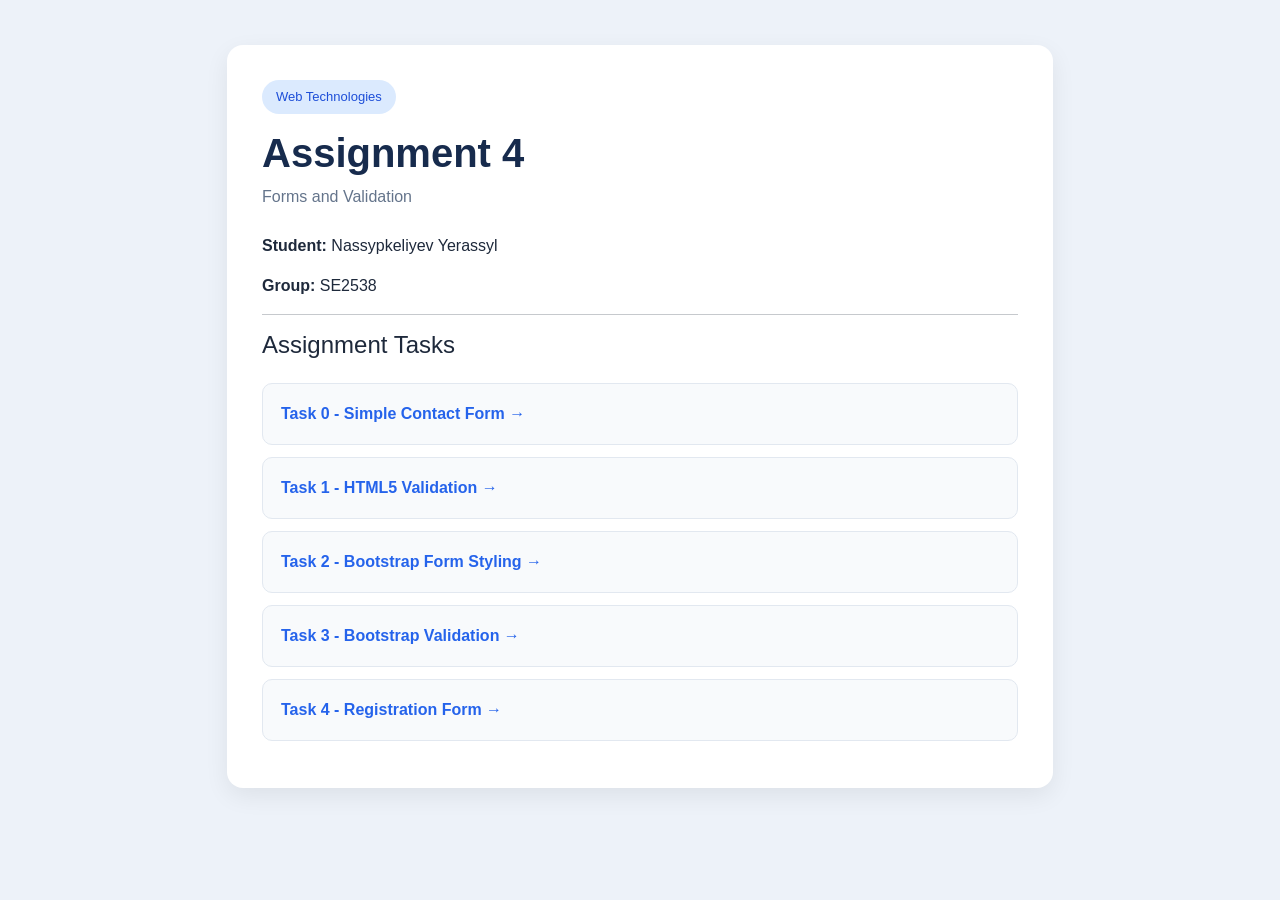
<file: index.html>
<!DOCTYPE html>
<html lang="en">
<head>
    <meta charset="UTF-8">
    <meta name="viewport" content="width=device-width, initial-scale=1.0">
    <title>Assignment 4 - Forms and Validation</title>
    <link href="https://cdn.jsdelivr.net/npm/bootstrap@5.3.3/dist/css/bootstrap.min.css" rel="stylesheet">
    <link rel="stylesheet" href="style.css">
</head>
<body>

<div class="container page">
    <div class="form-box">

        <span class="task-badge">Web Technologies</span>

        <h1>Assignment 4</h1>
        <p class="subtitle">Forms and Validation</p>

        <p><b>Student:</b> Nassypkeliyev Yerassyl</p>
        <p><b>Group:</b> SE2538</p>

        <hr>

        <h4 class="mb-4">Assignment Tasks</h4>

        <a href="task0.html" class="task-link">
            Task 0 - Simple Contact Form →
        </a>

        <a href="task1.html" class="task-link">
            Task 1 - HTML5 Validation →
        </a>

        <a href="task2.html" class="task-link">
            Task 2 - Bootstrap Form Styling →
        </a>

        <a href="task3.html" class="task-link">
            Task 3 - Bootstrap Validation →
        </a>

        <a href="task4.html" class="task-link">
            Task 4 - Registration Form →
        </a>

    </div>
</div>

</body>
</html>
</file>
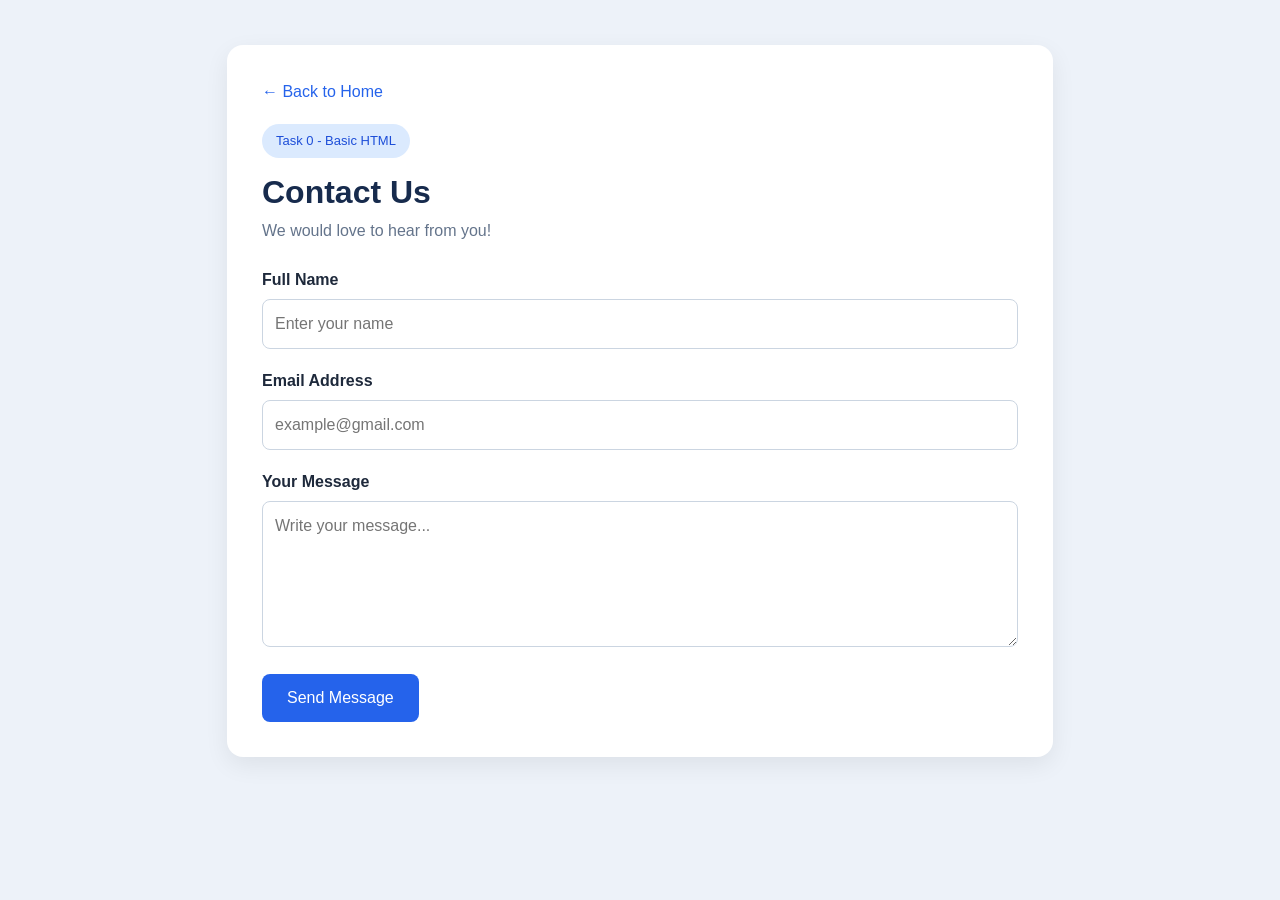
<file: task0.html>
<!DOCTYPE html>
<html lang="en">
<head>
    <meta charset="UTF-8">
    <meta name="viewport" content="width=device-width, initial-scale=1.0">
    <title>Task 0 - Contact Form</title>
    <link href="https://cdn.jsdelivr.net/npm/bootstrap@5.3.3/dist/css/bootstrap.min.css" rel="stylesheet">
    <link rel="stylesheet" href="style.css">
</head>
<body>

<div class="container page">
    <div class="form-box">

        <a href="index.html" class="back-link">← Back to Home</a>

        <br>
        <span class="task-badge">Task 0 - Basic HTML</span>

        <h2>Contact Us</h2>
        <p class="subtitle">We would love to hear from you!</p>

        <form class="basic-form" onsubmit="event.preventDefault()">

            <label for="name">Full Name</label>
            <input type="text" id="name" name="name"
                   placeholder="Enter your name">

            <label for="email">Email Address</label>
            <input type="email" id="email" name="email"
                   placeholder="example@gmail.com">

            <label for="message">Your Message</label>
            <textarea id="message" name="message"
                      rows="5" placeholder="Write your message..."></textarea>

            <button type="submit">Send Message</button>

        </form>
    </div>
</div>

</body>
</html>
</file>
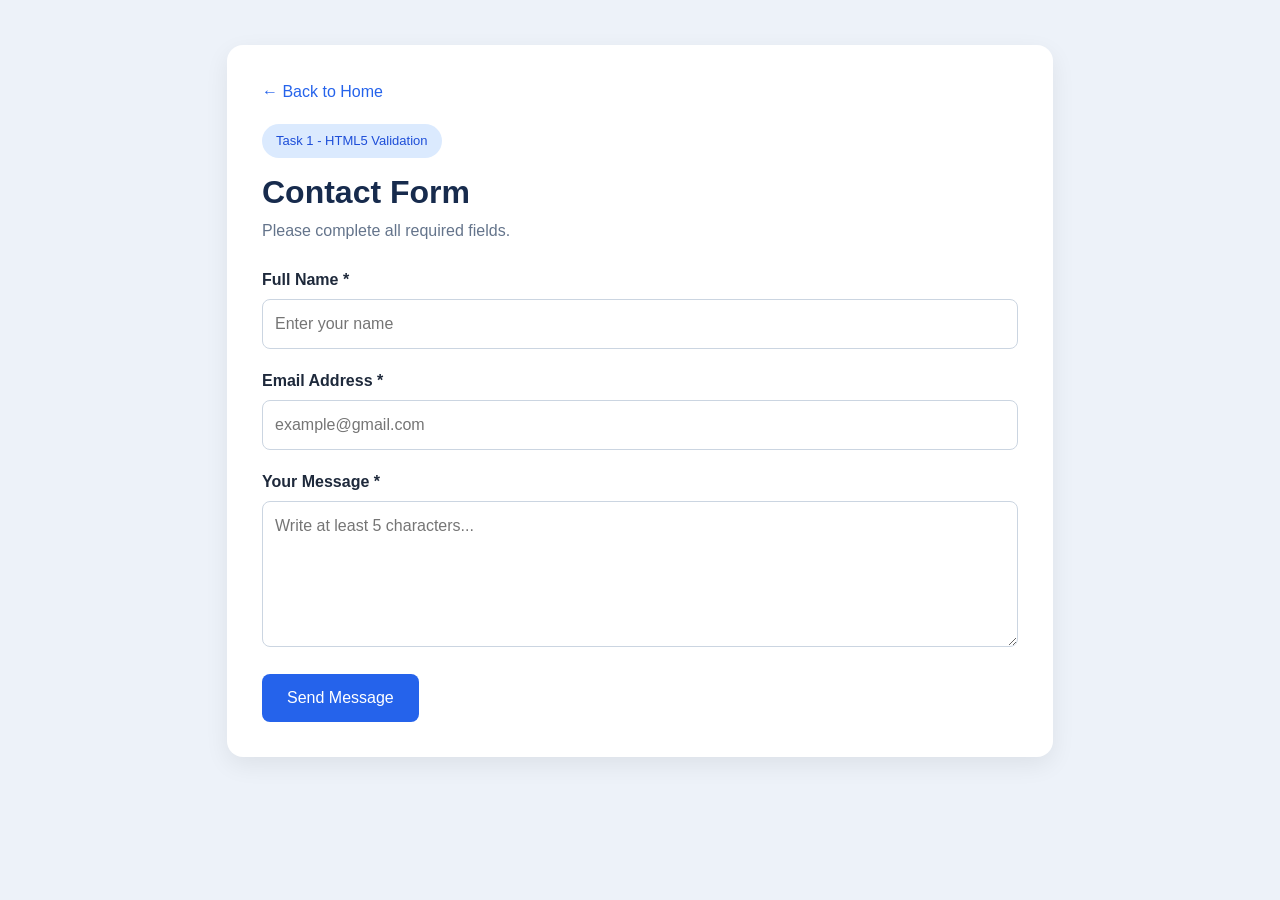
<file: task1.html>
<!DOCTYPE html>
<html lang="en">
<head>
    <meta charset="UTF-8">
    <meta name="viewport" content="width=device-width, initial-scale=1.0">
    <title>Task 1 - HTML5 Validation</title>
    <link href="https://cdn.jsdelivr.net/npm/bootstrap@5.3.3/dist/css/bootstrap.min.css" rel="stylesheet">
    <link rel="stylesheet" href="style.css">
</head>
<body>

<div class="container page">
    <div class="form-box">

        <a href="index.html" class="back-link">← Back to Home</a>

        <br>
        <span class="task-badge">Task 1 - HTML5 Validation</span>

        <h2>Contact Form</h2>
        <p class="subtitle">Please complete all required fields.</p>

        <form class="basic-form" onsubmit="event.preventDefault()">

            <label for="name">Full Name *</label>
            <input type="text" id="name" name="name"
                   placeholder="Enter your name"
                   required minlength="2" maxlength="50">

            <label for="email">Email Address *</label>
            <input type="email" id="email" name="email"
                   placeholder="example@gmail.com" required>

            <label for="message">Your Message *</label>
            <textarea id="message" name="message" rows="5"
                      placeholder="Write at least 5 characters..."
                      required minlength="5" maxlength="500"></textarea>

            <button type="submit">Send Message</button>

        </form>
    </div>
</div>

</body>
</html>
</file>
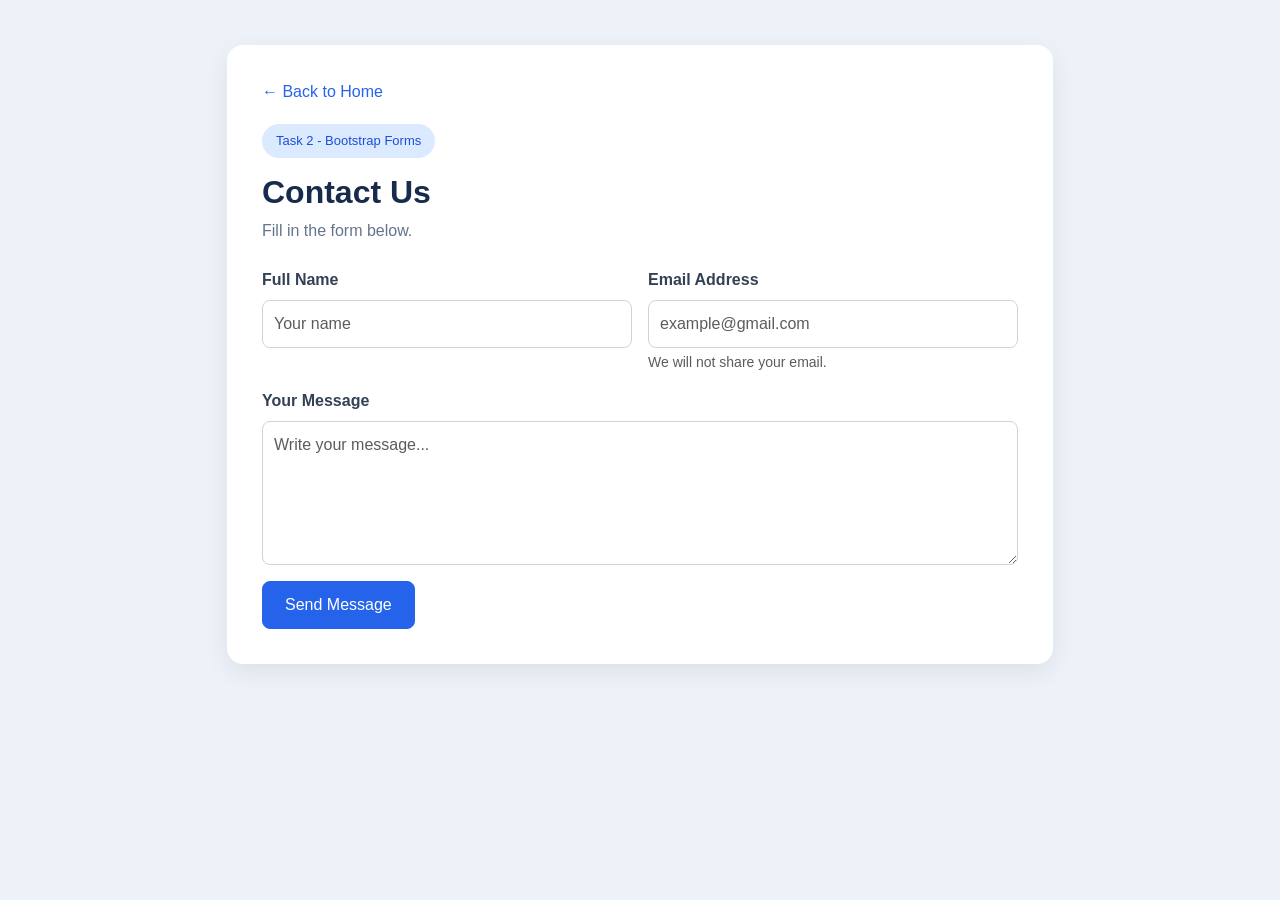
<file: task2.html>
<!DOCTYPE html>
<html lang="en">
<head>
    <meta charset="UTF-8">
    <meta name="viewport" content="width=device-width, initial-scale=1.0">
    <title>Task 2 - Bootstrap Form</title>
    <link href="https://cdn.jsdelivr.net/npm/bootstrap@5.3.3/dist/css/bootstrap.min.css" rel="stylesheet">
    <link rel="stylesheet" href="style.css">
</head>
<body>

<div class="container page">
    <div class="form-box">

        <a href="index.html" class="back-link">← Back to Home</a>

        <br>
        <span class="task-badge">Task 2 - Bootstrap Forms</span>

        <h2>Contact Us</h2>
        <p class="subtitle">Fill in the form below.</p>

        <form class="row g-3" onsubmit="event.preventDefault()">

            <div class="col-md-6">
                <label for="name" class="form-label">Full Name</label>
                <input type="text" id="name" class="form-control"
                       placeholder="Your name">
            </div>

            <div class="col-md-6">
                <label for="email" class="form-label">Email Address</label>
                <input type="email" id="email" class="form-control"
                       placeholder="example@gmail.com">
                <div class="form-text">
                    We will not share your email.
                </div>
            </div>

            <div class="col-12">
                <label for="message" class="form-label">Your Message</label>
                <textarea id="message" class="form-control"
                          rows="5" placeholder="Write your message..."></textarea>
            </div>

            <div class="col-12">
                <button type="submit" class="btn btn-primary">
                    Send Message
                </button>
            </div>

        </form>
    </div>
</div>

</body>
</html>
</file>
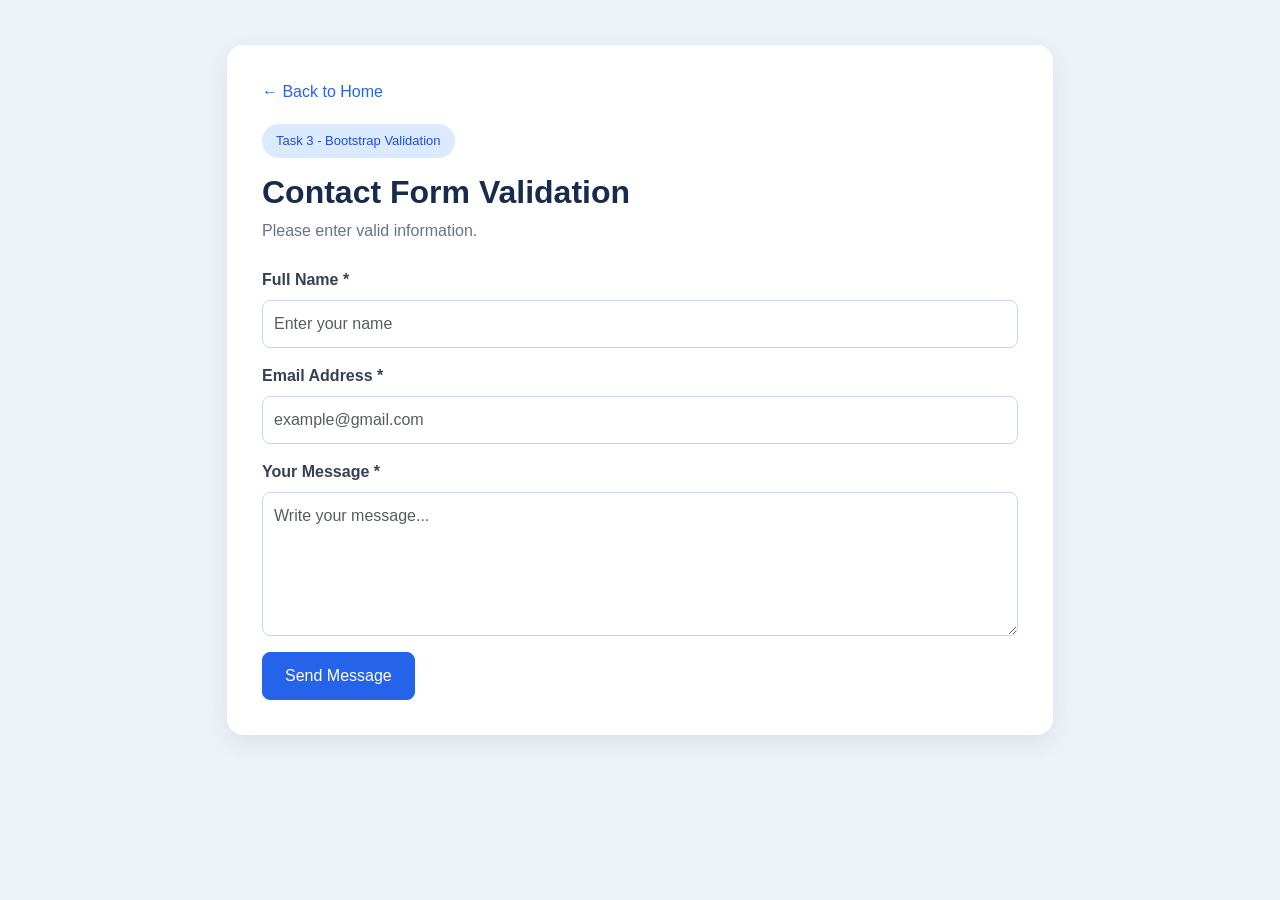
<file: task3.html>
<!DOCTYPE html>
<html lang="en">
<head>
    <meta charset="UTF-8">
    <meta name="viewport" content="width=device-width, initial-scale=1.0">
    <title>Task 3 - Validation</title>
    <link href="https://cdn.jsdelivr.net/npm/bootstrap@5.3.3/dist/css/bootstrap.min.css" rel="stylesheet">
    <link rel="stylesheet" href="style.css">
</head>
<body>

<div class="container page">
    <div class="form-box">

        <a href="index.html" class="back-link">← Back to Home</a>
        <br>
        <span class="task-badge">Task 3 - Bootstrap Validation</span>

        <h2>Contact Form Validation</h2>
        <p class="subtitle">Please enter valid information.</p>

        <form id="contactForm" novalidate>

            <div class="mb-3">
                <label for="name" class="form-label">Full Name *</label>
                <input type="text" id="name" class="form-control"
                       placeholder="Enter your name"
                       required minlength="2">
                <div class="valid-feedback">Looks good!</div>
                <div class="invalid-feedback">
                    Enter at least 2 characters.
                </div>
            </div>

            <div class="mb-3">
                <label for="email" class="form-label">Email Address *</label>
                <input type="email" id="email" class="form-control"
                       placeholder="example@gmail.com" required>
                <div class="valid-feedback">Valid email!</div>
                <div class="invalid-feedback">
                    Enter a valid email address.
                </div>
            </div>

            <div class="mb-3">
                <label for="message" class="form-label">Your Message *</label>
                <textarea id="message" class="form-control"
                          rows="5" placeholder="Write your message..."
                          required minlength="5"></textarea>
                <div class="valid-feedback">Looks good!</div>
                <div class="invalid-feedback">
                    Enter at least 5 characters.
                </div>
            </div>

            <button type="submit" class="btn btn-primary">
                Send Message
            </button>

        </form>
    </div>
</div>

<script src="script.js"></script>
</body>
</html>
</file>
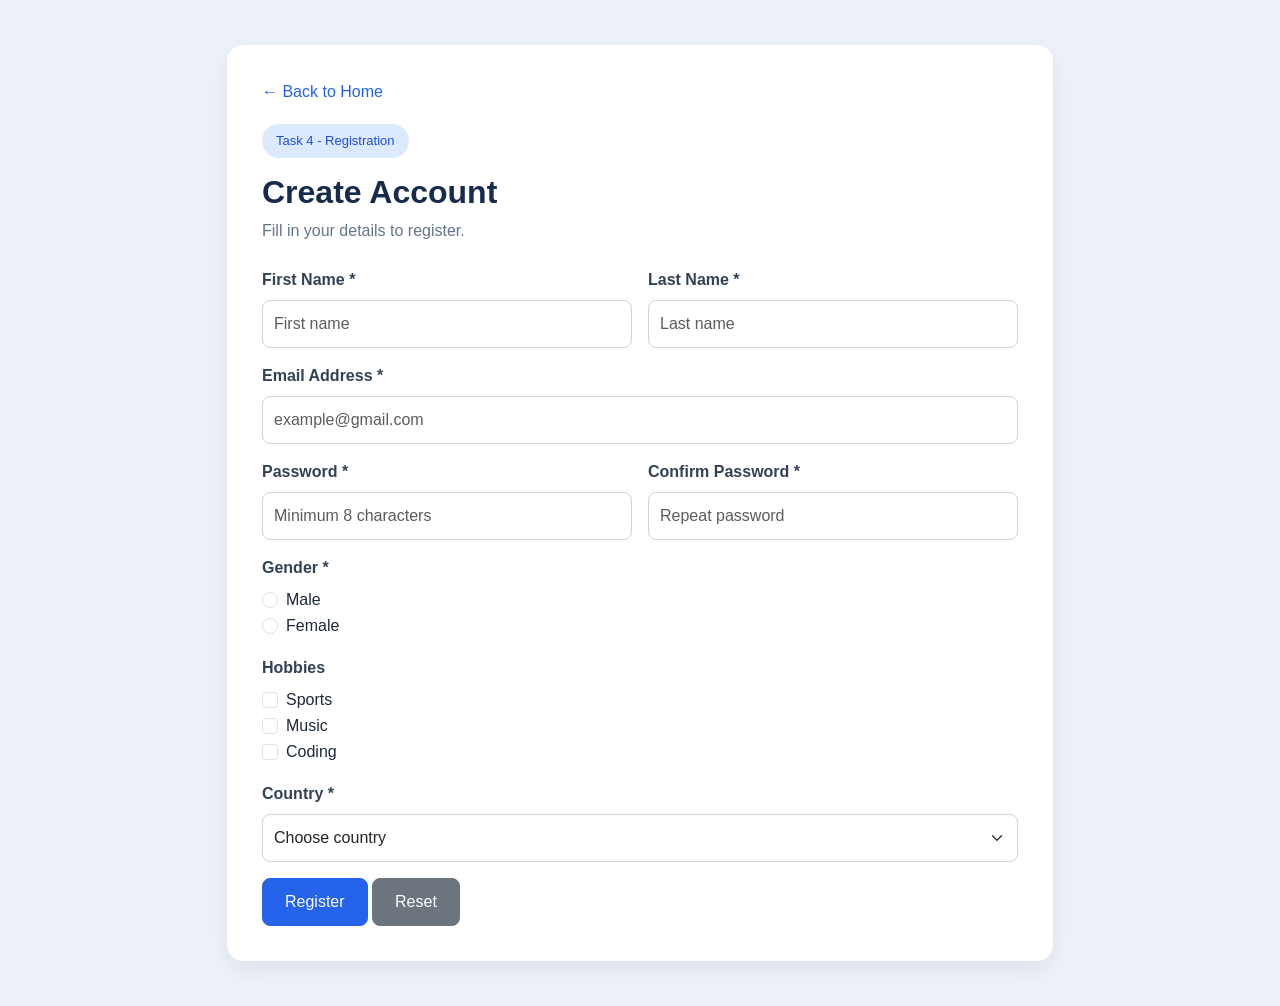
<file: task4.html>
<!DOCTYPE html>
<html lang="en">
<head>
    <meta charset="UTF-8">
    <meta name="viewport" content="width=device-width, initial-scale=1.0">
    <title>Task 4 - Registration</title>
    <link href="https://cdn.jsdelivr.net/npm/bootstrap@5.3.3/dist/css/bootstrap.min.css" rel="stylesheet">
    <link rel="stylesheet" href="style.css">
</head>
<body>

<div class="container page">
    <div class="form-box">

        <a href="index.html" class="back-link">← Back to Home</a>
        <br>
        <span class="task-badge">Task 4 - Registration</span>

        <h2>Create Account</h2>
        <p class="subtitle">Fill in your details to register.</p>

        <form id="registerForm" class="row g-3" novalidate>

            <div class="col-md-6">
                <label for="firstName" class="form-label">First Name *</label>
                <input type="text" id="firstName" class="form-control"
                       placeholder="First name" required minlength="2">
                <div class="valid-feedback">Looks good!</div>
                <div class="invalid-feedback">Enter your first name.</div>
            </div>

            <div class="col-md-6">
                <label for="lastName" class="form-label">Last Name *</label>
                <input type="text" id="lastName" class="form-control"
                       placeholder="Last name" required minlength="2">
                <div class="valid-feedback">Looks good!</div>
                <div class="invalid-feedback">Enter your last name.</div>
            </div>

            <div class="col-12">
                <label for="regEmail" class="form-label">Email Address *</label>
                <input type="email" id="regEmail" class="form-control"
                       placeholder="example@gmail.com" required>
                <div class="valid-feedback">Valid email!</div>
                <div class="invalid-feedback">Enter a valid email.</div>
            </div>

            <div class="col-md-6">
                <label for="password" class="form-label">Password *</label>
                <input type="password" id="password" class="form-control"
                       placeholder="Minimum 8 characters"
                       required minlength="8">
                <div class="valid-feedback">Looks good!</div>
                <div class="invalid-feedback">Minimum 8 characters.</div>
            </div>

            <div class="col-md-6">
                <label for="confirm" class="form-label">Confirm Password *</label>
                <input type="password" id="confirm" class="form-control"
                       placeholder="Repeat password" required>
                <div class="valid-feedback">Passwords match!</div>
                <div class="invalid-feedback">Passwords must match.</div>
            </div>

            <div class="col-12">
                <label class="form-label d-block">Gender *</label>

                <div class="form-check">
                    <input type="radio" name="gender" id="male"
                           class="form-check-input" value="male" required>
                    <label for="male" class="form-check-label">Male</label>
                </div>

                <div class="form-check">
                    <input type="radio" name="gender" id="female"
                           class="form-check-input" value="female">
                    <label for="female" class="form-check-label">Female</label>
                </div>

                <div id="genderError" class="text-danger small d-none">
                    Please select a gender.
                </div>
            </div>

            <div class="col-12">
                <label class="form-label d-block">Hobbies</label>

                <div class="form-check">
                    <input type="checkbox" id="sports" class="form-check-input">
                    <label for="sports" class="form-check-label">Sports</label>
                </div>

                <div class="form-check">
                    <input type="checkbox" id="music" class="form-check-input">
                    <label for="music" class="form-check-label">Music</label>
                </div>

                <div class="form-check">
                    <input type="checkbox" id="coding" class="form-check-input">
                    <label for="coding" class="form-check-label">Coding</label>
                </div>
            </div>

            <div class="col-12">
                <label for="country" class="form-label">Country *</label>
                <select id="country" class="form-select" required>
                    <option value="">Choose country</option>
                    <option value="kz">Kazakhstan</option>
                    <option value="us">USA</option>
                    <option value="uk">United Kingdom</option>
                </select>
                <div class="valid-feedback">Looks good!</div>
                <div class="invalid-feedback">Choose a country.</div>
            </div>

            <div class="col-12">
                <button type="submit" class="btn btn-primary">
                    Register
                </button>

                <button type="reset" class="btn btn-secondary">
                    Reset
                </button>
            </div>

        </form>
    </div>
</div>

<script src="script.js"></script>
</body>
</html>
</file>
<file: style.css>
* {
    box-sizing: border-box;
}

body {
    margin: 0;
    font-family: Arial, sans-serif;
    background: #edf2f9;
    color: #1e293b;
}

.container {
    max-width: 850px;
}

.page {
    padding-top: 45px;
    padding-bottom: 45px;
}

.form-box {
    background: white;
    padding: 35px;
    border-radius: 16px;
    box-shadow: 0 8px 25px rgba(0, 0, 0, 0.07);
}

h1, h2 {
    color: #172b4d;
    font-weight: bold;
}

.subtitle {
    color: #64748b;
    margin-bottom: 25px;
}

.task-badge {
    display: inline-block;
    background: #dbeafe;
    color: #1d4ed8;
    padding: 7px 14px;
    border-radius: 20px;
    font-size: 13px;
    margin-bottom: 15px;
}

.back-link {
    display: inline-block;
    color: #2563eb;
    text-decoration: none;
    margin-bottom: 20px;
    font-weight: 500;
}

.back-link:hover {
    text-decoration: underline;
}

.form-label {
    font-weight: 600;
    color: #334155;
}

.form-control, .form-select {
    border: 1px solid #cbd5e1;
    border-radius: 8px;
    padding: 11px;
}

.form-control:focus, .form-select:focus {
    border-color: #2563eb;
    box-shadow: 0 0 0 3px rgba(37, 99, 235, 0.12);
}

.btn-primary {
    background: #2563eb;
    border-color: #2563eb;
    border-radius: 8px;
    padding: 11px 22px;
}

.btn-primary:hover {
    background: #1d4ed8;
}

.btn-secondary {
    border-radius: 8px;
    padding: 11px 22px;
}

.task-link {
    display: block;
    padding: 18px;
    background: #f8fafc;
    color: #2563eb;
    text-decoration: none;
    border: 1px solid #e2e8f0;
    border-radius: 10px;
    margin-bottom: 12px;
    font-weight: 600;
}

.task-link:hover {
    background: #dbeafe;
    color: #1d4ed8;
}

/* Basic HTML forms */
.basic-form label {
    display: block;
    margin-bottom: 7px;
    font-weight: 600;
}

.basic-form input,
.basic-form textarea {
    width: 100%;
    padding: 12px;
    border: 1px solid #cbd5e1;
    border-radius: 8px;
    margin-bottom: 20px;
    font-family: Arial, sans-serif;
}

.basic-form input:focus,
.basic-form textarea:focus {
    outline: none;
    border-color: #2563eb;
}

.basic-form button {
    background: #2563eb;
    color: white;
    border: none;
    padding: 12px 25px;
    border-radius: 8px;
    cursor: pointer;
}

.basic-form button:hover {
    background: #1d4ed8;
}

@media (max-width: 576px) {
    .page {
        padding-top: 20px;
    }

    .form-box {
        padding: 22px;
    }
}
</file>
